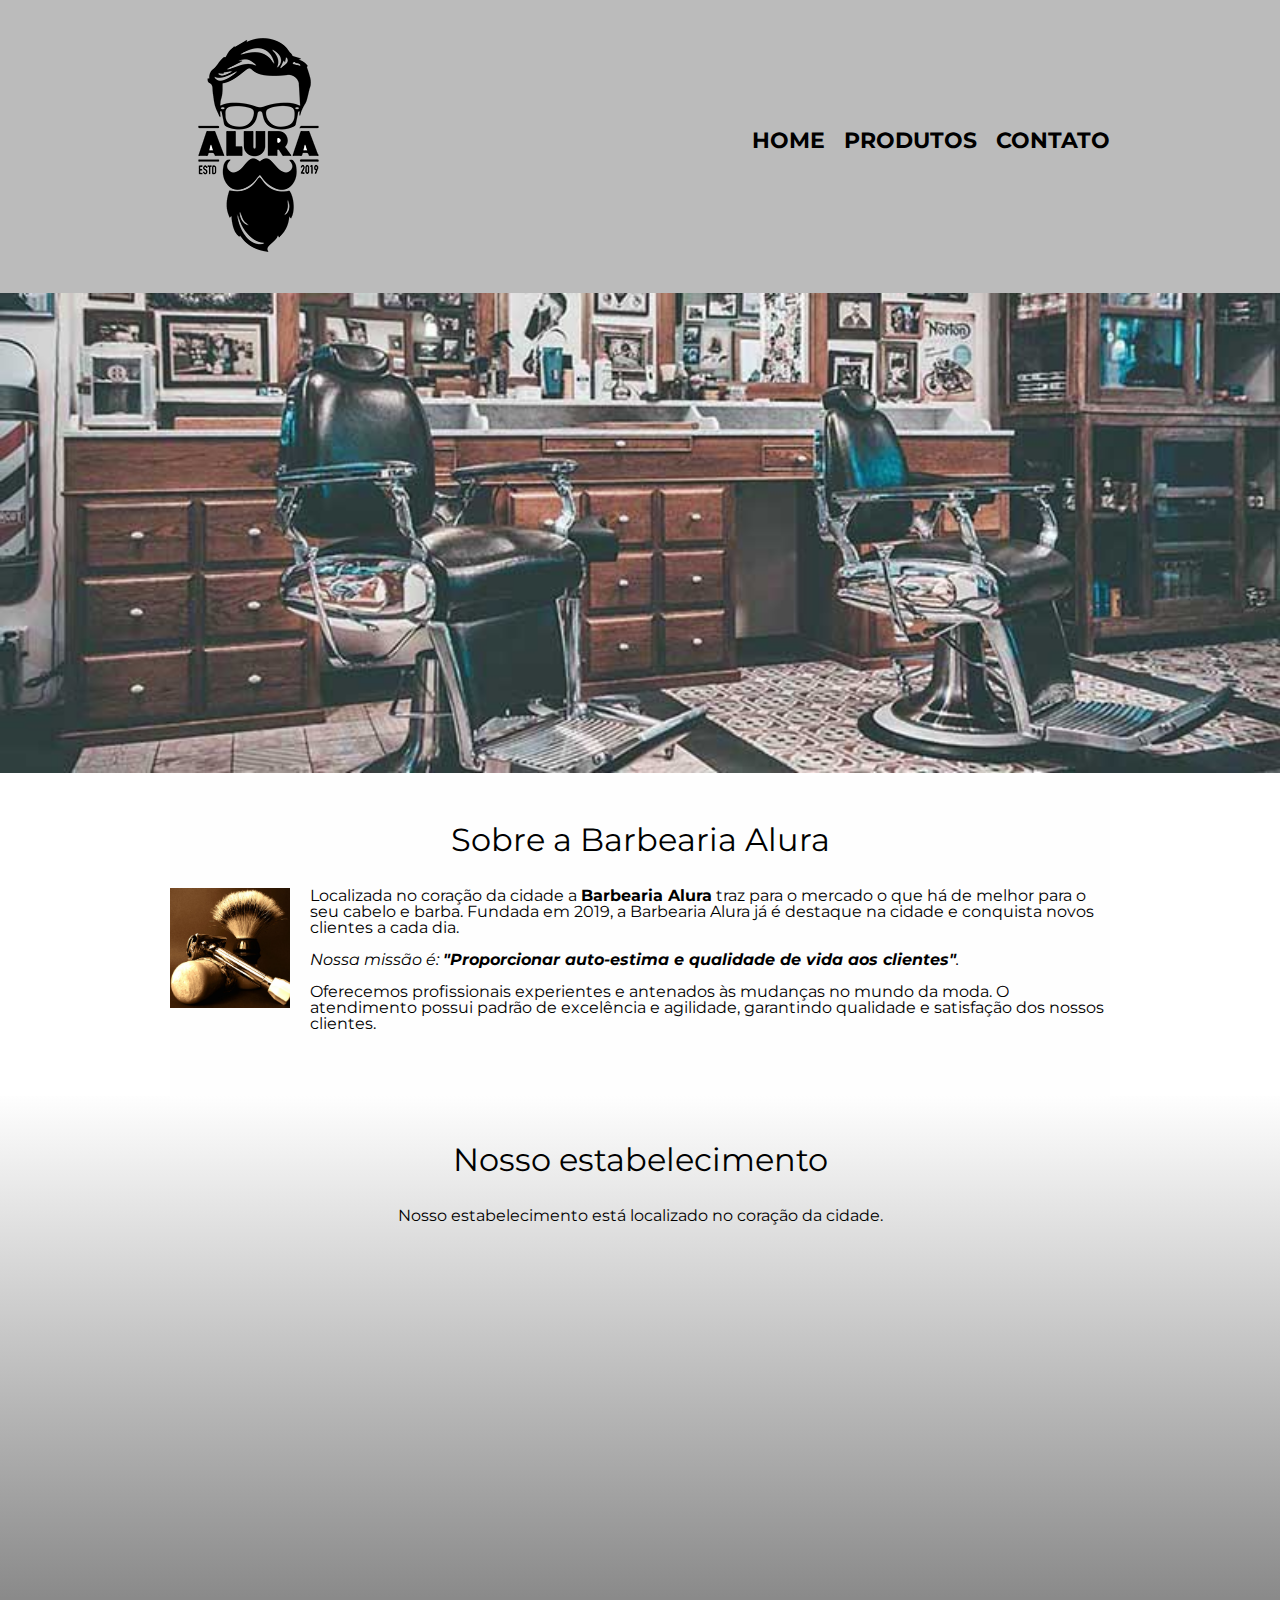
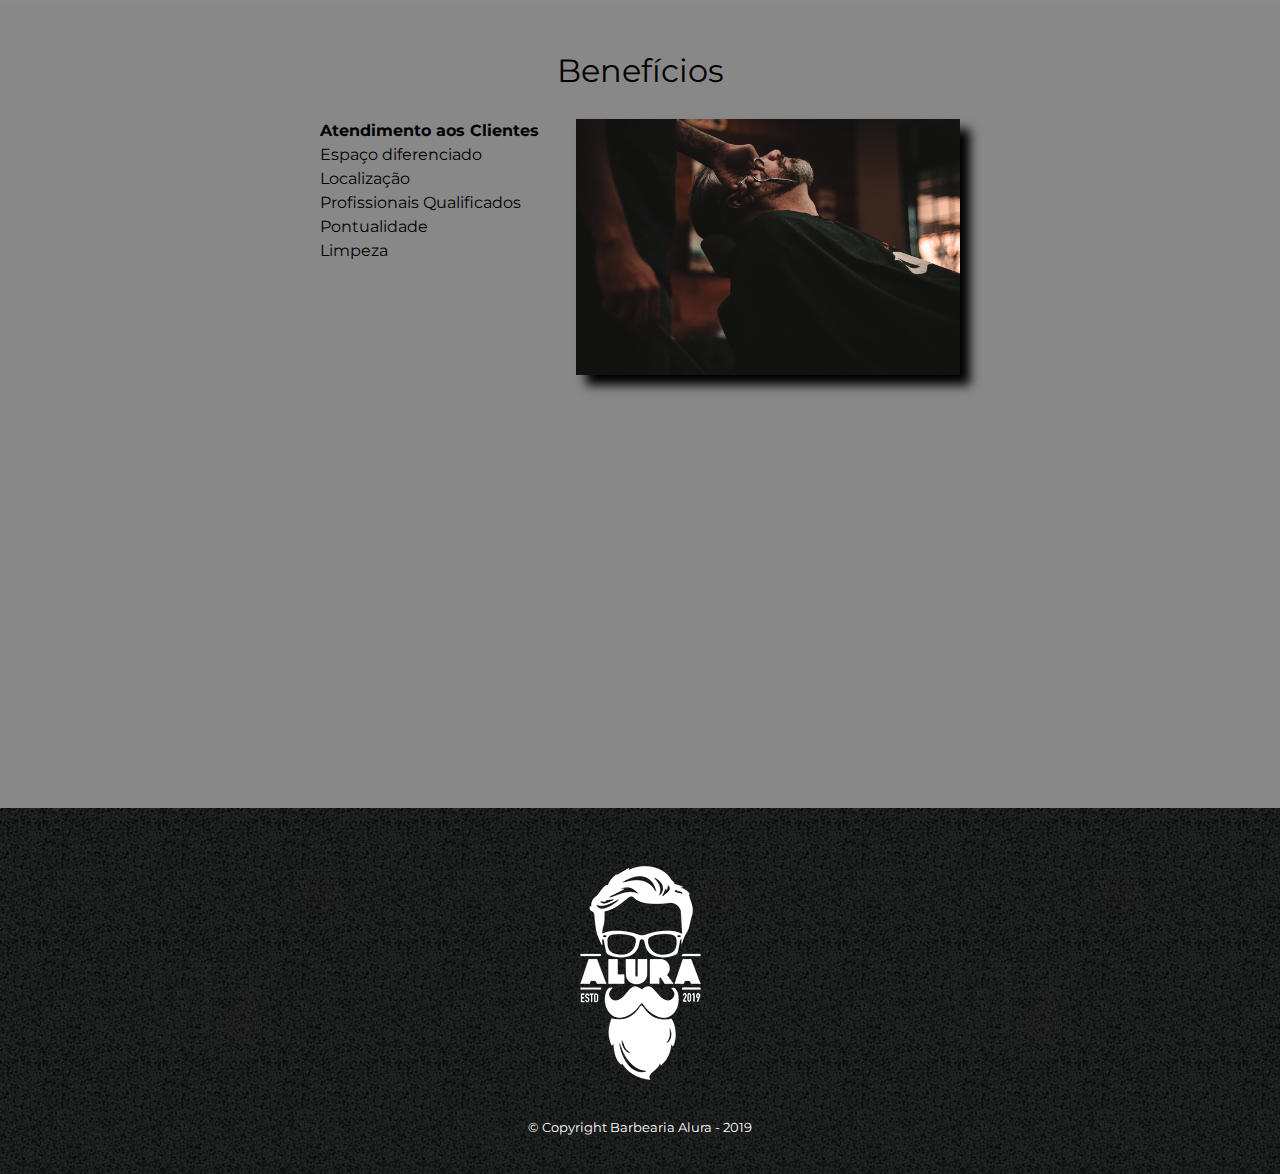
<file: html-css/index.html>
<!DOCTYPE html>
<html lang="pt-br">
	<head>
        <meta charset="UTF-8">
        <meta name="viewport" content="width=device-width">
		<title>Barbearia Alura</title>

		<link rel="stylesheet" href="css/reset.css">
		<link rel="stylesheet" href="css/style.css">
		<link href="https://fonts.googleapis.com/css?family=Montserrat&display=swap" rel="stylesheet">
	</head>

	<body>
		<header>
			<div class="caixa">
				<h1><img src="images/logo.png"></h1>

				<nav>
					<ul>
						<li><a href="index.html">Home</a></li>
						<li><a href="produtos.html">Produtos</a></li>
						<li><a href="contato.html">Contato</a></li>
					</ul>
				</nav>
			</div>
		</header>

		<img class="banner" src="images/banner.jpg">

		<main>
			<section class="principal">
				<h2 class="titulo-principal">Sobre a Barbearia Alura</h2>

				<img class="utensilios" src="images/utensilios.jpg" alt="Utensilios de um barbeiro.">
		 
				<p>Localizada no coração da cidade a <strong>Barbearia Alura</strong> traz para o mercado o que há de melhor para o seu cabelo e barba. Fundada em 2019, a Barbearia Alura já é destaque na cidade e conquista novos clientes a cada dia.</p>

				<p id="missao"><em>Nossa missão é: <strong>"Proporcionar auto-estima e qualidade de vida aos clientes"</strong>.</em></p>

				<p>Oferecemos profissionais experientes e antenados às mudanças no mundo da moda. O atendimento possui padrão de excelência e agilidade, garantindo qualidade e satisfação dos nossos clientes.</p>
			</section>

			<section class="mapa">
				<h3 class="titulo-principal">Nosso estabelecimento</h3>
				<p>Nosso estabelecimento está localizado no coração da cidade.</p>

				<div class="mapa-conteudo">
					<iframe src="https://www.google.com/maps/embed?pb=!1m18!1m12!1m3!1d3656.4483278365396!2d-46.63466568562861!3d-23.588249068469487!2m3!1f0!2f0!3f0!3m2!1i1024!2i768!4f13.1!3m3!1m2!1s0x94ce5a2b2ed7f3a1%3A0xab35da2f5ca62674!2sCaelum!5e0!3m2!1spt-BR!2sbr!4v1568814489656!5m2!1spt-BR!2sbr" width="100%" height="300" frameborder="0" style="border:0;" allowfullscreen=""></iframe>
				</div>
			</section>

			<section class="beneficios">
				<h3 class="titulo-principal">Benefícios</h3>

				<div class="conteudo-beneficios">
					<ul class="lista-beneficios">
						<li class="itens">Atendimento aos Clientes</li>
						<li class="itens">Espaço diferenciado</li>
						<li class="itens">Localização</li>
						<li class="itens">Profissionais Qualificados</li>
						<li class="itens">Pontualidade</li>
						<li class="itens">Limpeza</li>
					</ul><img src="images/beneficios.jpg" class="imagem-beneficios">
				</div>

				<div class="video">
					<iframe width="100%" height="315" src="https://www.youtube.com/embed/wcVVXUV0YUY" frameborder="0" allow="accelerometer; autoplay; encrypted-media; gyroscope; picture-in-picture" allowfullscreen></iframe>
				</div>
			</section>
		</main>

		<footer>
			<img src="images/logo-branco.png">
			<p class="copyright">&copy; Copyright Barbearia Alura - 2019</p>
		</footer>
	</body>
</html>
</file>
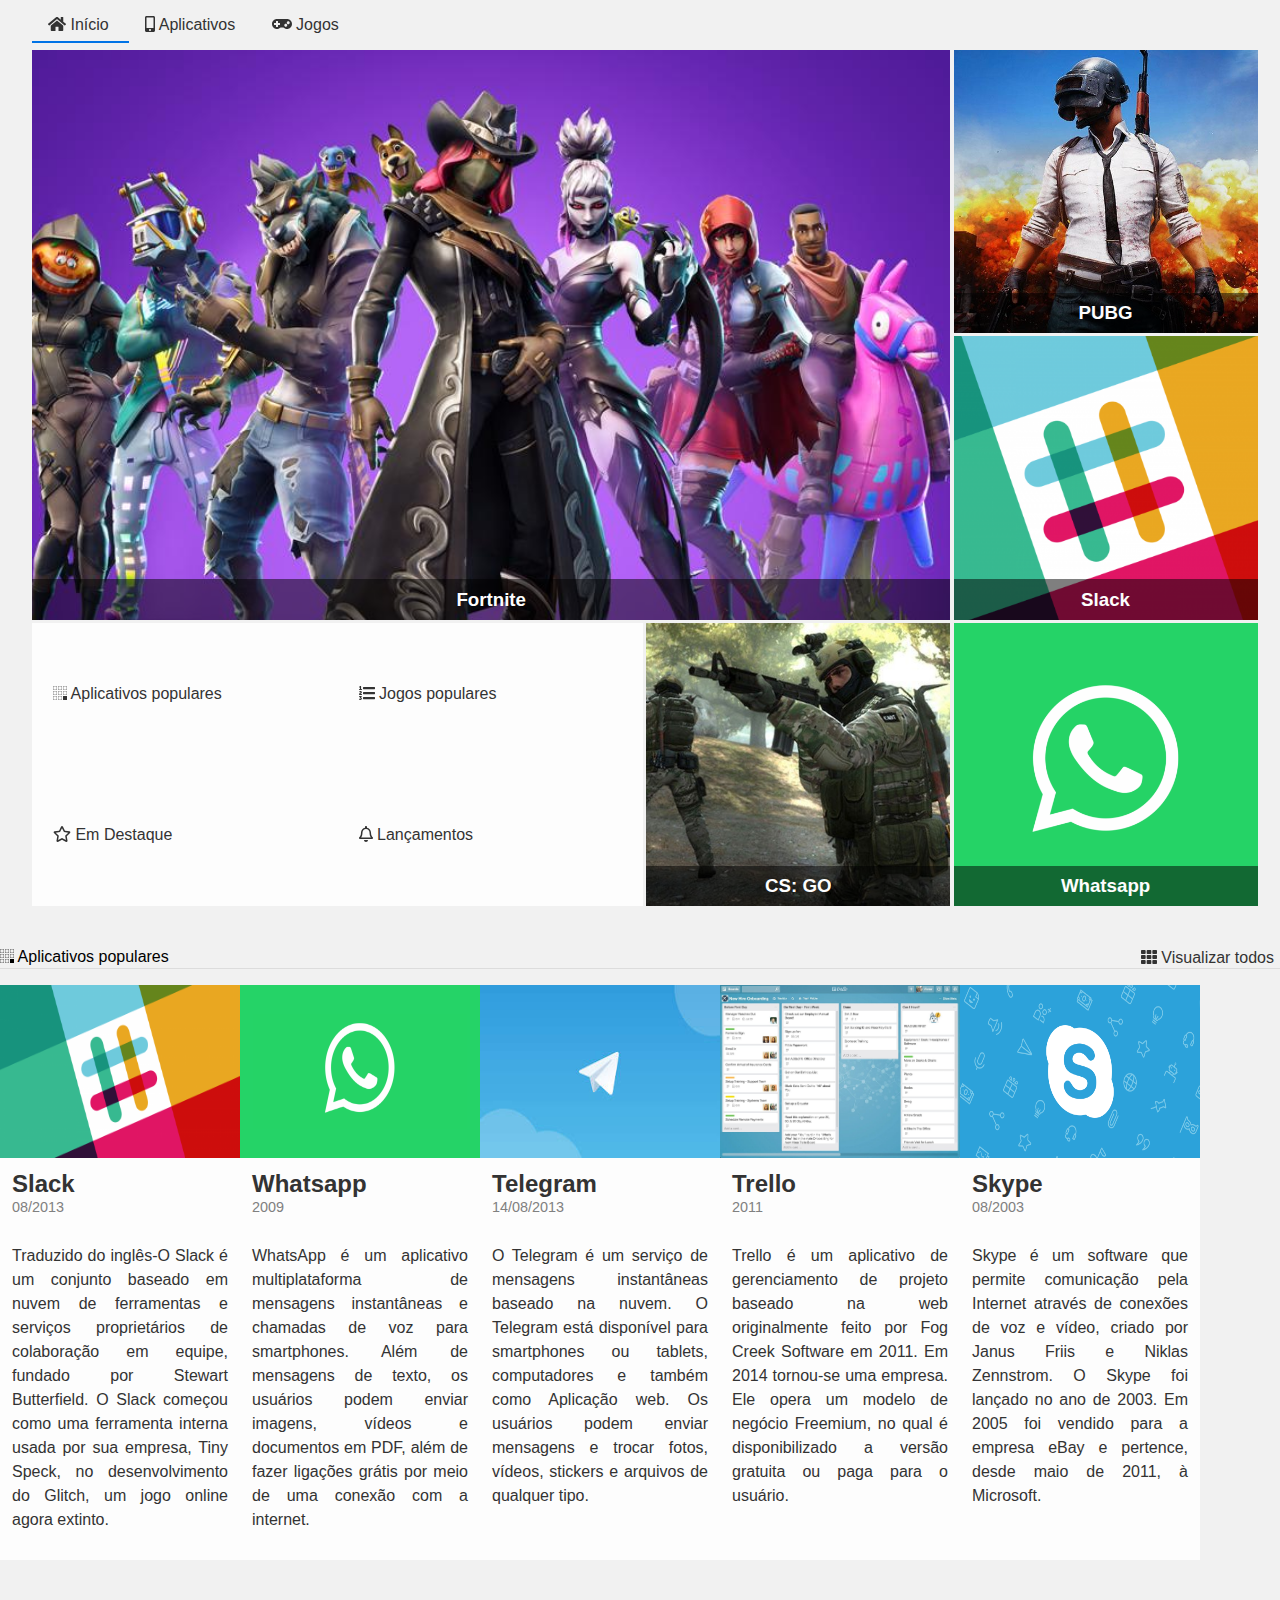
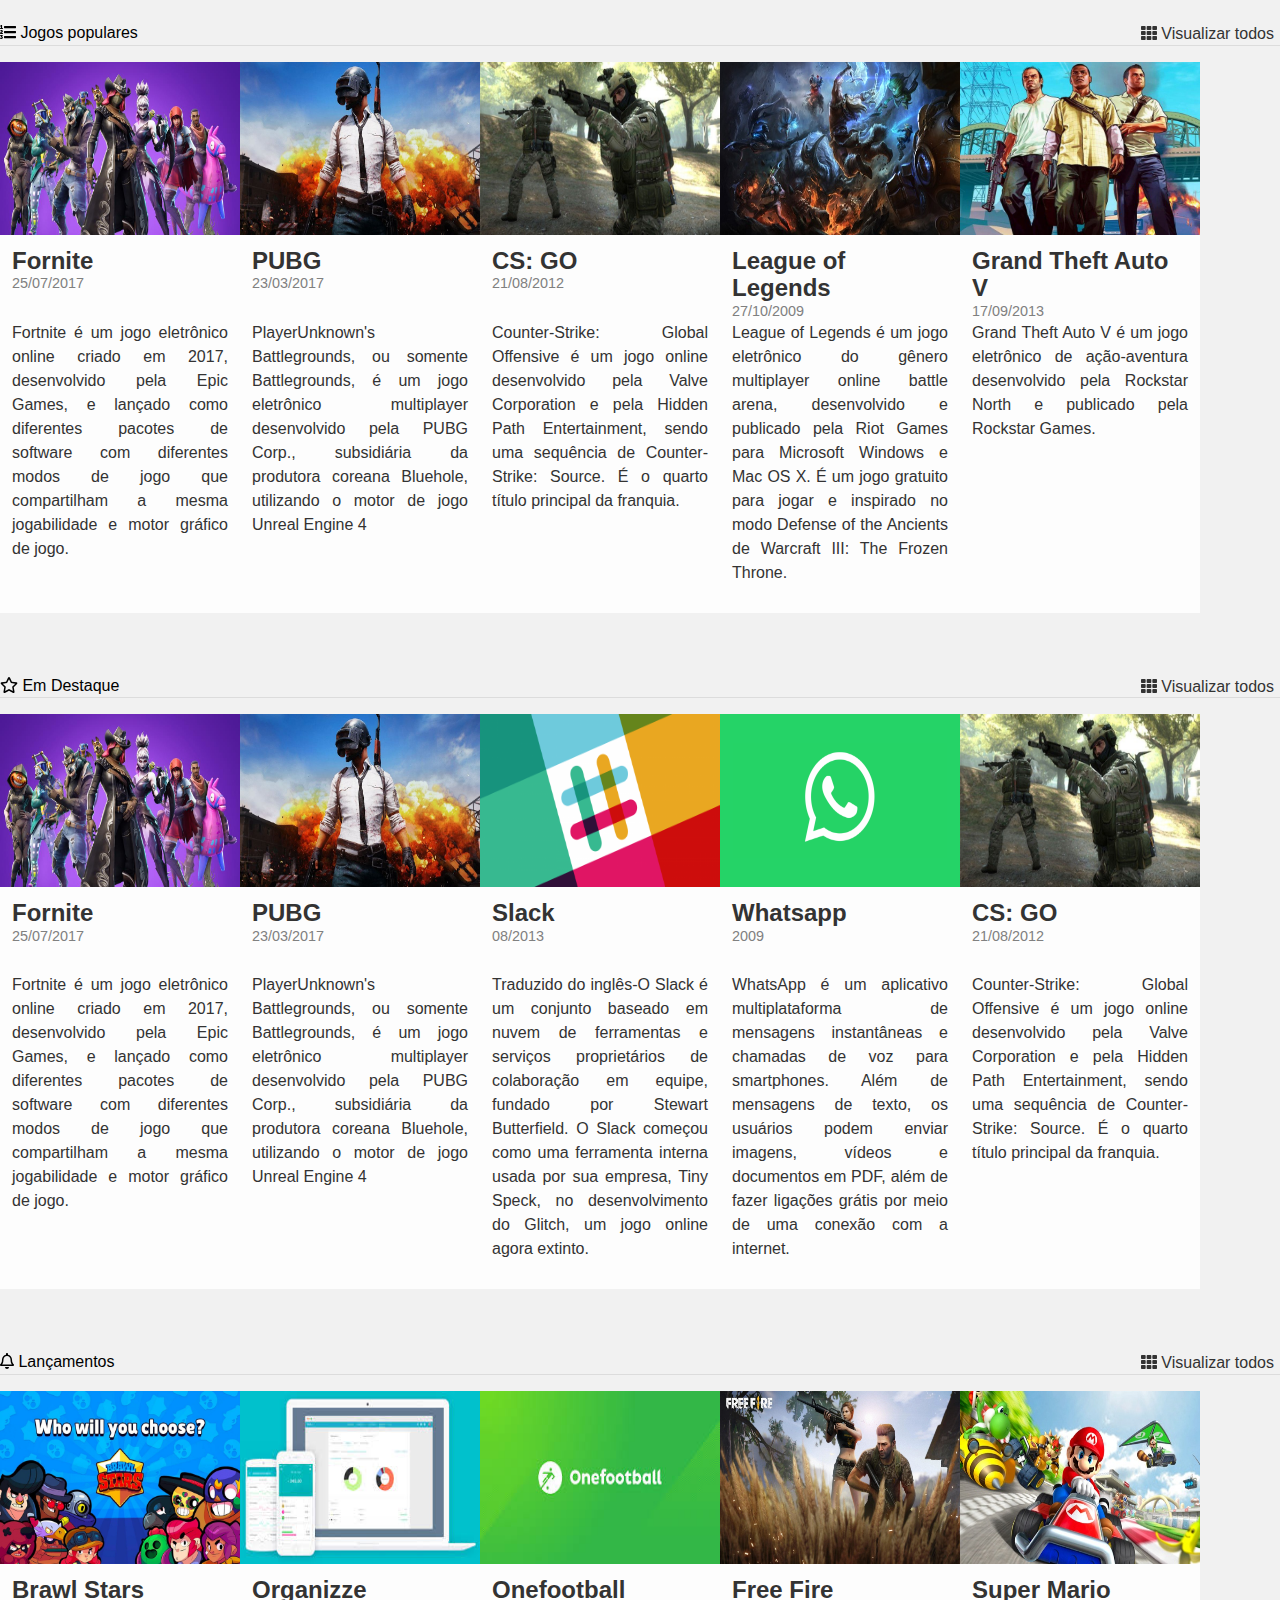
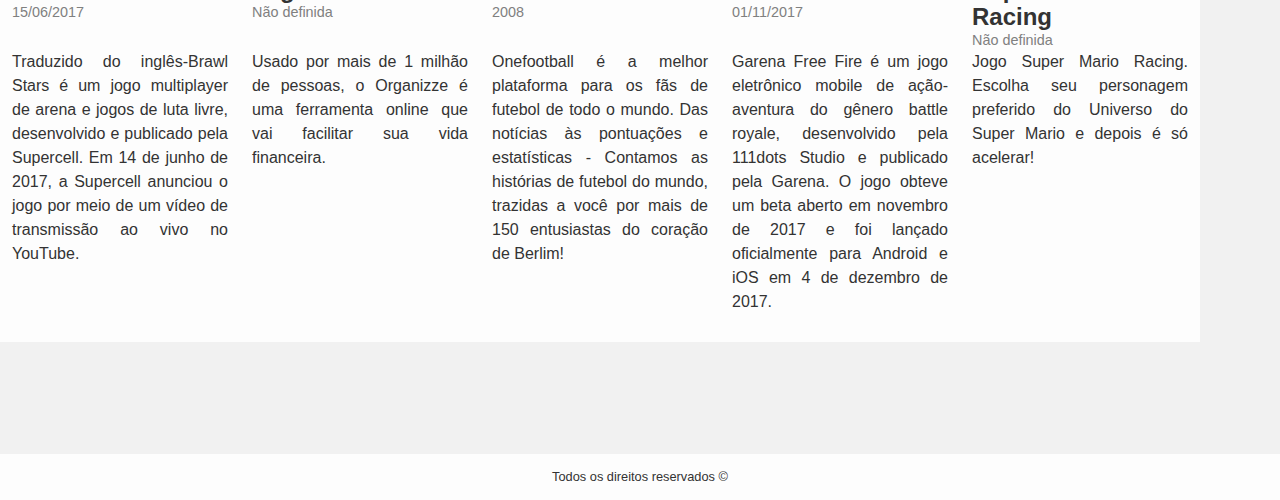
<file: css-grid/curso-alura-css-grid-layout-1.2/index.html>
<!DOCTYPE html>
<html lang="en">
<head>
    <meta charset="UTF-8">
    <meta name="viewport" content="width=device-width, initial-scale=1.0">
    <meta http-equiv="X-UA-Compatible" content="ie=edge">
    <title>Alura Store | Baixe nossos aplicativos e jogos</title>
    <link href="./assets/css/normalize.css" rel="stylesheet">
    <link href="./assets/css/reset.css" rel="stylesheet">
    <link href="./assets/css/style.css" rel="stylesheet">
    <link href="./assets/css/destaques.css" rel="stylesheet">
    <link href="./assets/css/populares.css" rel="stylesheet">
    <link href="./assets/css/menu.css" rel="stylesheet">
    <link href="./assets/css/responsivo.css" rel="stylesheet">
</head>
<body class="app">
    <header class="cabecalho">
        <nav class="menu">
            <ul class="menu__lista">
                <li class="menu__item">
                    <a class="menu__link ativo" href="#">
                        <i class="fas fa-home"></i>
                        Início
                    </a>
                    <a class="menu__link" href="#">
                        <i class="fas fa-mobile-alt"></i>
                        Aplicativos</a>
                    <a class="menu__link" href="#">
                        <i class="fas fa-gamepad"></i>
                        Jogos
                    </a>
                </li>
            </ul>
        </nav>
    </header>

    <main class="conteudo">
        <section class="destaques">
            <div class="destaques__principal caixa">
                <h3 class="destaques__titulo">Fortnite</h3>
            </div>
            <div class="destaques__secundario caixa">
                <h3 class="destaques__titulo">PUBG</h3>
            </div>
            <div class="destaques__secundario caixa">
                <h3 class="destaques__titulo">Slack</h3>
            </div>
            <div class="destaques__secundario caixa">
                <h3 class="destaques__titulo">Whatsapp</h3>
            </div>
            <div class="destaques__secundario caixa">
                <h3 class="destaques__titulo">CS: GO</h3>
            </div>
            <div class="destaques__categorias">
                <ul class="destaques__categorias___lista">
                    <li class="destaques__categorias___item">
                        <a class="destaques__categorias___link" href="#">
                            <i class="destaques__categorias___icone fab fa-buromobelexperte"></i>
                            Aplicativos populares
                        </a>
                    </li>
                    <li class="destaques__categorias___item">
                        <a class="destaques__categorias___link" href="#">
                            <i class="fas fa-list-ol"></i>
                            Jogos populares
                        </a>
                    </li>
                    <li class="destaques__categorias___item">
                        <a class="destaques__categorias___link" href="#">
                            <i class="far fa-star"></i>
                            Em Destaque
                        </a>
                    </li>
                    <li class="destaques__categorias___item">
                        <a class="destaques__categorias___link" href="#">
                            <i class="far fa-bell"></i>
                            Lançamentos
                        </a>
                    </li>
                </ul>
            </div>
        </section>
    </main>

    <section class="populares">
        <div class="populares__itens">
            <div class="populares__info">
                <div class="populares__cabecalho">
                    <h4 class="populares__titulo">
                        <i class="populares__icone fab fa-buromobelexperte"></i>
                        Aplicativos populares
                    </h4>
                    <button class="populares__botao">
                        <i class="fas fa-th"></i>
                        Visualizar todos
                    </button>
                </div>
            </div>
            <div class="populares__conteudo">
                <div class="populares__card">
                    <img class="populares__card___imagem" src="./assets/img/slack.png">
                    <div class="populares__card___corpo">
                        <div class="populares__card___cabecalho">
                            <h5 class="populares__card___titulo">Slack</h5>
                            <time class="populares__card___data" datetime="2013-08-01">08/2013</time>
                        </div>
                        <div class="populares__card___descricao">
                            Traduzido do inglês-O Slack é um conjunto baseado em nuvem de ferramentas e serviços proprietários de colaboração em equipe, fundado por Stewart Butterfield. O Slack começou como uma ferramenta interna usada por sua empresa, Tiny Speck, no desenvolvimento do Glitch, um jogo online agora extinto.
                        </div>
                    </div>
                </div>
                <div class="populares__card">
                    <img class="populares__card___imagem" src="./assets/img/whatsapp.png">
                    <div class="populares__card___corpo">
                        <div class="populares__card___cabecalho">
                            <h5 class="populares__card___titulo">Whatsapp</h5>
                            <time class="populares__card___data" datetime="20090-01-01">2009</time>
                        </div>
                        <div class="populares__card___descricao">
                            WhatsApp é um aplicativo multiplataforma de mensagens instantâneas e chamadas de voz para smartphones. Além de mensagens de texto, os usuários podem enviar imagens, vídeos e documentos em PDF, além de fazer ligações grátis por meio de uma conexão com a internet.
                        </div>
                    </div>
                </div>
                <div class="populares__card">
                    <img class="populares__card___imagem" src="./assets/img/telegram.jpeg">
                    <div class="populares__card___corpo">
                        <div class="populares__card___cabecalho">
                            <h5 class="populares__card___titulo">Telegram</h5>
                            <time class="populares__card___data" datetime="2013-08-14">14/08/2013</time>
                        </div>
                        <div class="populares__card___descricao">
                            O Telegram é um serviço de mensagens instantâneas baseado na nuvem. O Telegram está disponível para smartphones ou tablets, computadores e também como Aplicação web. Os usuários podem enviar mensagens e trocar fotos, vídeos, stickers e arquivos de qualquer tipo.
                        </div>
                    </div>
                </div>
                <div class="populares__card">
                    <img class="populares__card___imagem" src="./assets/img/trello.jpg">
                    <div class="populares__card___corpo">
                        <div class="populares__card___cabecalho">
                            <h5 class="populares__card___titulo">Trello</h5>
                            <time class="populares__card___data" datetime="2011-01-01">2011</time>
                        </div>
                        <div class="populares__card___descricao">
                            Trello é um aplicativo de gerenciamento de projeto baseado na web originalmente feito por Fog Creek Software em 2011. Em 2014 tornou-se uma empresa. Ele opera um modelo de negócio Freemium, no qual é disponibilizado a versão gratuita ou paga para o usuário.
                        </div>
                    </div>
                </div>
                <div class="populares__card">
                    <img class="populares__card___imagem" src="./assets/img/skype.png">
                    <div class="populares__card___corpo">
                        <div class="populares__card___cabecalho">
                            <h5 class="populares__card___titulo">Skype</h5>
                            <time class="populares__card___data" datetime="2003-08-01">08/2003</time>
                        </div>
                        <div class="populares__card___descricao">
                            Skype é um software que permite comunicação pela Internet através de conexões de voz e vídeo, criado por Janus Friis e Niklas Zennstrom. O Skype foi lançado no ano de 2003. Em 2005 foi vendido para a empresa eBay e pertence, desde maio de 2011, à Microsoft.
                        </div>
                    </div>
                </div>
            </div>
        </div>
        <div class="populares__itens">
            <div class="populares__info">
                <div class="populares__cabecalho">
                    <h4 class="populares__titulo">
                        <i class="populares__icone fas fa-list-ol"></i>
                        Jogos populares
                    </h4>
                    <button class="populares__botao">
                        <i class="fas fa-th"></i>
                        Visualizar todos
                    </button>
                </div>
            </div>
            <div class="populares__conteudo">
                <div class="populares__card">
                    <img class="populares__card___imagem" src="./assets/img/fortnite.jpg">
                    <div class="populares__card___corpo">
                        <div class="populares__card___cabecalho">
                            <h5 class="populares__card___titulo">Fornite</h5>
                            <time class="populares__card___data" datetime="2017-07-25">25/07/2017</time>
                        </div>
                        <div class="populares__card___descricao">
                            Fortnite é um jogo eletrônico online criado em 2017, desenvolvido pela Epic Games, e lançado como diferentes pacotes de software com diferentes modos de jogo que compartilham a mesma jogabilidade e motor gráfico de jogo.
                        </div>
                    </div>
                </div>
                <div class="populares__card">
                    <img class="populares__card___imagem" src="./assets/img/pubg.jpg">
                    <div class="populares__card___corpo">
                        <div class="populares__card___cabecalho">
                            <h5 class="populares__card___titulo">PUBG</h5>
                            <time class="populares__card___data" datetime="2017-03-23">23/03/2017</time>
                        </div>
                        <div class="populares__card___descricao">
                            PlayerUnknown's Battlegrounds, ou somente Battlegrounds, é um jogo eletrônico multiplayer desenvolvido pela PUBG Corp., subsidiária da produtora coreana Bluehole, utilizando o motor de jogo Unreal Engine 4
                        </div>
                    </div>
                </div>
                <div class="populares__card">
                    <img class="populares__card___imagem" src="./assets/img/cs-go.jpg">
                    <div class="populares__card___corpo">
                        <div class="populares__card___cabecalho">
                            <h5 class="populares__card___titulo">CS: GO</h5>
                            <time class="populares__card___data" datetime="2012-08-21">21/08/2012</time>
                        </div>
                        <div class="populares__card___descricao">
                            Counter-Strike: Global Offensive é um jogo online desenvolvido pela Valve Corporation e pela Hidden Path Entertainment, sendo uma sequência de Counter-Strike: Source. É o quarto título principal da franquia.
                        </div>
                    </div>
                </div>
                <div class="populares__card">
                    <img class="populares__card___imagem" src="./assets/img/lol.jpg">
                    <div class="populares__card___corpo">
                        <div class="populares__card___cabecalho">
                            <h5 class="populares__card___titulo">League of Legends</h5>
                            <time class="populares__card___data" datetime="2009-10-27">27/10/2009</time>
                        </div>
                        <div class="populares__card___descricao">
                            League of Legends é um jogo eletrônico do gênero multiplayer online battle arena, desenvolvido e publicado pela Riot Games para Microsoft Windows e Mac OS X. É um jogo gratuito para jogar e inspirado no modo Defense of the Ancients de Warcraft III: The Frozen Throne.
                        </div>
                    </div>
                </div>
                <div class="populares__card">
                    <img class="populares__card___imagem" src="./assets/img/gta-v.jpg">
                    <div class="populares__card___corpo">
                        <div class="populares__card___cabecalho">
                            <h5 class="populares__card___titulo">Grand Theft Auto V</h5>
                            <time class="populares__card___data" datetime="2013-09-17">17/09/2013</time>
                        </div>
                        <div class="populares__card___descricao">
                            Grand Theft Auto V é um jogo eletrônico de ação-aventura desenvolvido pela Rockstar North e publicado pela Rockstar Games.
                        </div>
                    </div>
                </div>
            </div>
        </div>
        <div class="populares__itens">
            <div class="populares__info">
                <div class="populares__cabecalho">
                    <h4 class="populares__titulo">
                        <i class="populares__icone far fa-star"></i>
                        Em Destaque
                    </h4>
                    <button class="populares__botao">
                        <i class="fas fa-th"></i>
                        Visualizar todos
                    </button>
                </div>
            </div>
            <div class="populares__conteudo">
                <div class="populares__card">
                    <img class="populares__card___imagem" src="./assets/img/fortnite.jpg">
                    <div class="populares__card___corpo">
                        <div class="populares__card___cabecalho">
                            <h5 class="populares__card___titulo">Fornite</h5>
                            <time class="populares__card___data" datetime="2017-07-25">25/07/2017</time>
                        </div>
                        <div class="populares__card___descricao">
                            Fortnite é um jogo eletrônico online criado em 2017, desenvolvido pela Epic Games, e lançado como diferentes pacotes de software com diferentes modos de jogo que compartilham a mesma jogabilidade e motor gráfico de jogo.
                        </div>
                    </div>
                </div>
                <div class="populares__card">
                    <img class="populares__card___imagem" src="./assets/img/pubg.jpg">
                    <div class="populares__card___corpo">
                        <div class="populares__card___cabecalho">
                            <h5 class="populares__card___titulo">PUBG</h5>
                            <time class="populares__card___data" datetime="2017-03-23">23/03/2017</time>
                        </div>
                        <div class="populares__card___descricao">
                            PlayerUnknown's Battlegrounds, ou somente Battlegrounds, é um jogo eletrônico multiplayer desenvolvido pela PUBG Corp., subsidiária da produtora coreana Bluehole, utilizando o motor de jogo Unreal Engine 4
                        </div>
                    </div>
                </div>
                <div class="populares__card">
                    <img class="populares__card___imagem" src="./assets/img/slack.png">
                    <div class="populares__card___corpo">
                        <div class="populares__card___cabecalho">
                            <h5 class="populares__card___titulo">Slack</h5>
                            <time class="populares__card___data" datetime="2013-08-01">08/2013</time>
                        </div>
                        <div class="populares__card___descricao">
                            Traduzido do inglês-O Slack é um conjunto baseado em nuvem de ferramentas e serviços proprietários de colaboração em equipe, fundado por Stewart Butterfield. O Slack começou como uma ferramenta interna usada por sua empresa, Tiny Speck, no desenvolvimento do Glitch, um jogo online agora extinto.
                        </div>
                    </div>
                </div>
                <div class="populares__card">
                    <img class="populares__card___imagem" src="./assets/img/whatsapp.png">
                    <div class="populares__card___corpo">
                        <div class="populares__card___cabecalho">
                            <h5 class="populares__card___titulo">Whatsapp</h5>
                            <time class="populares__card___data" datetime="20090-01-01">2009</time>
                        </div>
                        <div class="populares__card___descricao">
                            WhatsApp é um aplicativo multiplataforma de mensagens instantâneas e chamadas de voz para smartphones. Além de mensagens de texto, os usuários podem enviar imagens, vídeos e documentos em PDF, além de fazer ligações grátis por meio de uma conexão com a internet.
                        </div>
                    </div>
                </div>
                <div class="populares__card">
                    <img class="populares__card___imagem" src="./assets/img/cs-go.jpg"> 
                    <div class="populares__card___corpo">
                        <div class="populares__card___cabecalho">
                            <h5 class="populares__card___titulo">CS: GO</h5>
                            <time class="populares__card___data" datetime="2012-08-21">21/08/2012</time>
                        </div>
                        <div class="populares__card___descricao">
                            Counter-Strike: Global Offensive é um jogo online desenvolvido pela Valve Corporation e pela Hidden Path Entertainment, sendo uma sequência de Counter-Strike: Source. É o quarto título principal da franquia.
                        </div>
                    </div>
                </div>
            </div>
        </div>
        <div class="populares__itens">
            <div class="populares__info">
                <div class="populares__cabecalho">
                    <h4 class="populares__titulo">
                        <i class="populares__icone far fa-bell"></i>
                        Lançamentos
                    </h4>
                    <button class="populares__botao">
                        <i class="fas fa-th"></i>
                        Visualizar todos
                    </button>
                </div>
            </div>
            <div class="populares__conteudo">
                <div class="populares__card">
                    <img class="populares__card___imagem" src="./assets/img/brawl-stars.jpg"> 
                    <div class="populares__card___corpo">
                        <div class="populares__card___cabecalho">
                            <h5 class="populares__card___titulo">Brawl Stars</h5>
                            <time class="populares__card___data" datetime="2017-06-15">15/06/2017</time>
                        </div>
                        <div class="populares__card___descricao">
                            Traduzido do inglês-Brawl Stars é um jogo multiplayer de arena e jogos de luta livre, desenvolvido e publicado pela Supercell. Em 14 de junho de 2017, a Supercell anunciou o jogo por meio de um vídeo de transmissão ao vivo no YouTube.
                        </div>
                    </div>
                </div>
                <div class="populares__card">
                    <img class="populares__card___imagem" src="./assets/img/organizze.jpeg"> 
                    <div class="populares__card___corpo">
                        <div class="populares__card___cabecalho">
                            <h5 class="populares__card___titulo">Organizze</h5>
                            <time class="populares__card___data" datetime="">Não definida</time>
                        </div>
                        <div class="populares__card___descricao">
                            Usado por mais de 1 milhão de pessoas, o Organizze é uma ferramenta online que vai facilitar sua vida financeira.  
                        </div>
                    </div>
                </div>
                <div class="populares__card">
                    <img class="populares__card___imagem" src="./assets/img/onefotball.jpeg"> 
                    <div class="populares__card___corpo">
                        <div class="populares__card___cabecalho">
                            <h5 class="populares__card___titulo">Onefootball</h5>
                            <time class="populares__card___data" datetime="2008-01-01">2008</time>
                        </div>
                        <div class="populares__card___descricao">
                            Onefootball é a melhor plataforma para os fãs de futebol de todo o mundo. Das notícias às pontuações e estatísticas - Contamos as histórias de futebol do mundo, trazidas a você por mais de 150 entusiastas do coração de Berlim!
                        </div>
                    </div>
                </div>
                <div class="populares__card">
                    <img class="populares__card___imagem" src="./assets/img/free-fire.jpg"> 
                    <div class="populares__card___corpo">
                        <div class="populares__card___cabecalho">
                            <h5 class="populares__card___titulo">Free Fire</h5>
                            <time class="populares__card___data" datetime="2017-11-01">01/11/2017</time>
                        </div>
                        <div class="populares__card___descricao">
                            Garena Free Fire é um jogo eletrônico mobile de ação-aventura do gênero battle royale, desenvolvido pela 111dots Studio e publicado pela Garena. O jogo obteve um beta aberto em novembro de 2017 e foi lançado oficialmente para Android e iOS em 4 de dezembro de 2017.
                        </div>
                    </div>
                </div>
                <div class="populares__card">
                    <img class="populares__card___imagem" src="./assets/img/mario-kart.jpg"> 
                    <div class="populares__card___corpo">
                        <div class="populares__card___cabecalho">
                            <h5 class="populares__card___titulo">Super Mario Racing</h5>
                            <time class="populares__card___data" datetime="">Não definida</time>
                        </div>
                        <div class="populares__card___descricao">
                            Jogo Super Mario Racing. Escolha seu personagem preferido do Universo do Super Mario e depois é só acelerar!
                        </div>
                    </div>
                </div>
            </div>
        </div>
    </section>

    
    <footer class="rodape">Todos os direitos reservados &copy;</footer>
    
    <script src="./assets/js/fontawesome.all.min.js"></script>
</body>
</html>
</file>
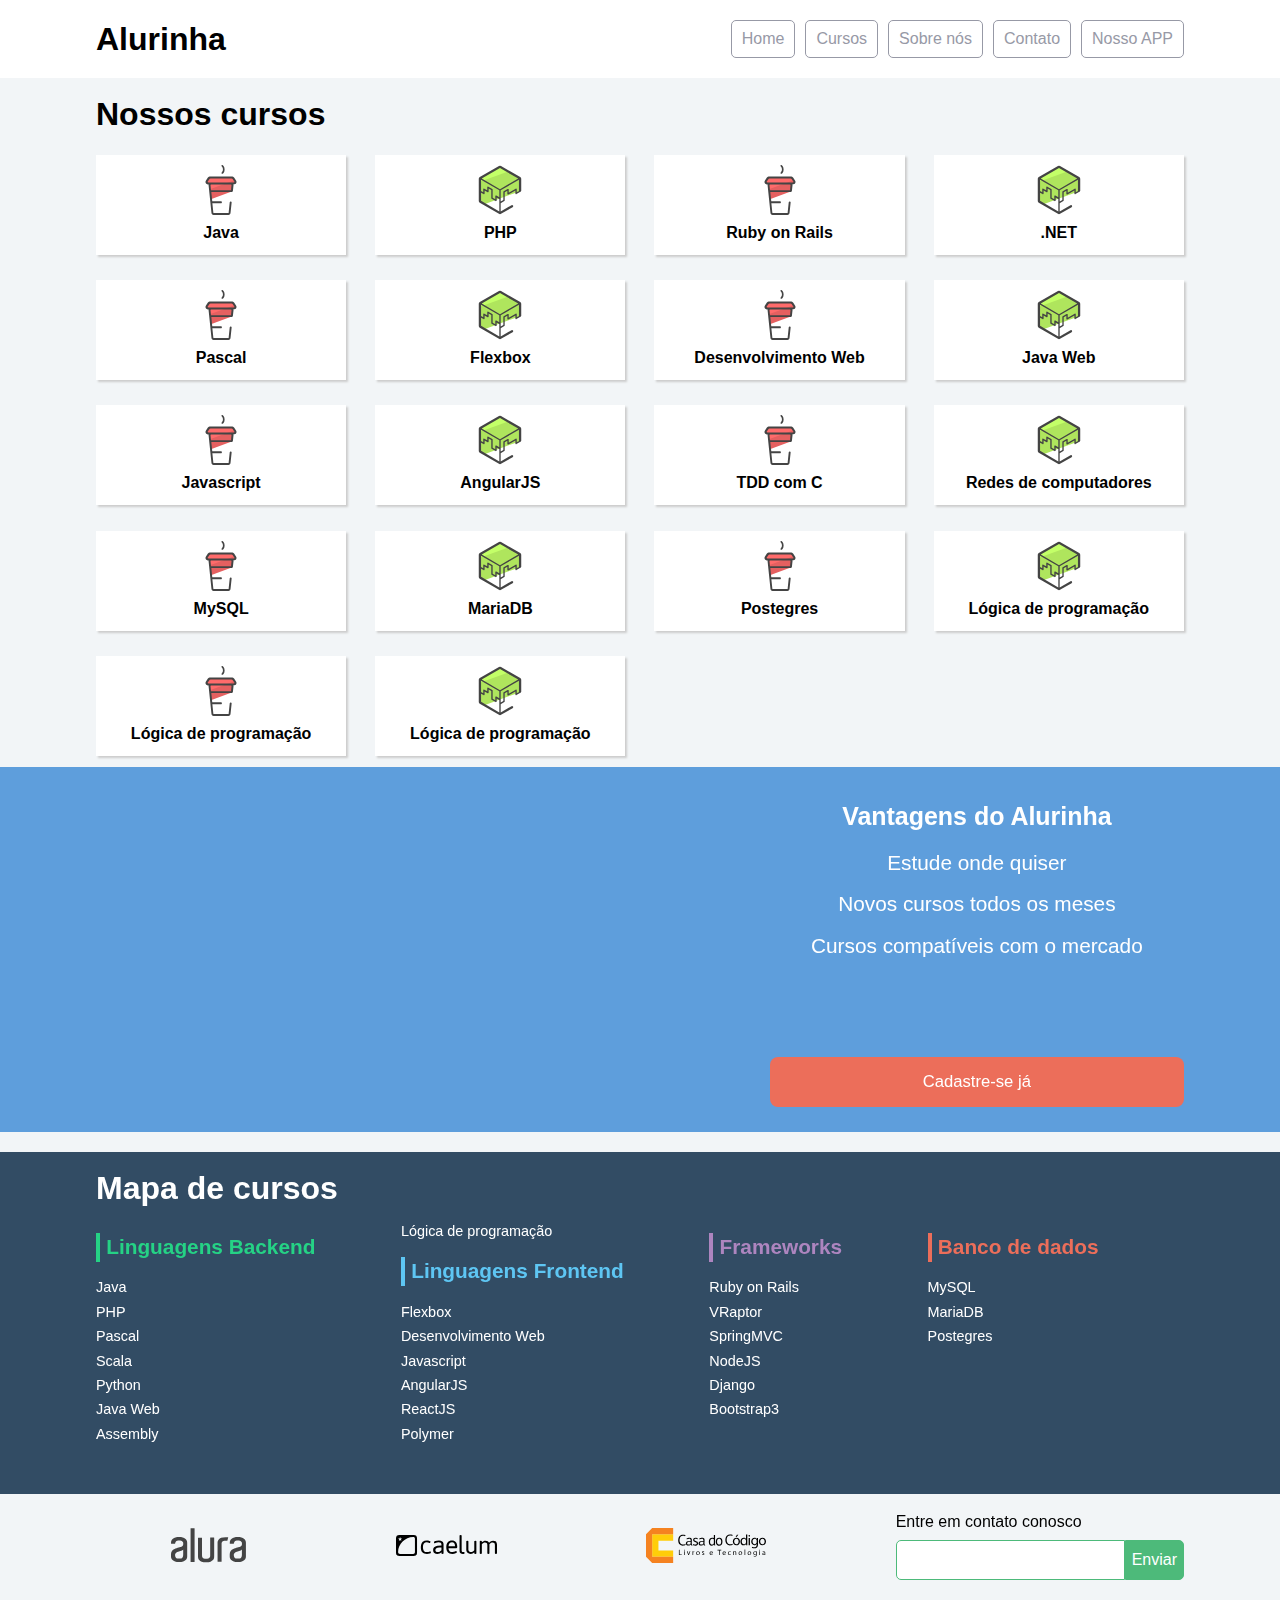
<file: flex-box/Projeto Inicial/index.html>
<!doctype html>
<html>
<head>
	<meta charset="utf-8">
	<meta name="viewport" content="width=device-width, initial-scale=1">
	<title>Alurinha | Cursos online</title>
	<link rel="stylesheet" href="css/reset.css">
	<link rel="stylesheet" href="css/style.css">
	<link rel="stylesheet" href="css/flexbox.css">
</head>
<body>

	<header class="cabecalhoPrincipal">
		<div class="container">
			<h1 class="cabecalhoPrincipal-titulo">
				<a href="#">Alurinha</a>
			</h1>

			<nav class="cabecalhoPrincipal-nav">
				<a class="cabecalhoPrincipal-nav-link" href="#">Home</a>
				<a class="cabecalhoPrincipal-nav-link" href="#">Cursos</a>
				<a class="cabecalhoPrincipal-nav-link" href="#">Sobre nós</a>
				<a class="cabecalhoPrincipal-nav-link" href="#">Contato</a>
				<a class="cabecalhoPrincipal-nav-link cabecalhoPrincipal-nav-link-app" href="#">Nosso APP</a>
			</nav>
		</div>

	</header>

	<main class="conteudoPrincipal">
		<div class="container">
			<h2 class="subtitulo">Nossos cursos</h2>

			<nav>
				<ul class="conteudoPrincipal-cursos">
					<li class="conteudoPrincipal-cursos-link"><a href="#">Java</a></li>
					<li class="conteudoPrincipal-cursos-link"><a href="#">PHP</a></li>
					<li class="conteudoPrincipal-cursos-link"><a href="#">Ruby on Rails</a></li>
					<li class="conteudoPrincipal-cursos-link"><a href="#">.NET</a></li>
					<li class="conteudoPrincipal-cursos-link"><a href="#">Pascal</a></li>
					<li class="conteudoPrincipal-cursos-link"><a href="#">Flexbox</a></li>
					<li class="conteudoPrincipal-cursos-link"><a href="#">Desenvolvimento Web</a></li>
					<li class="conteudoPrincipal-cursos-link"><a href="#">Java Web</a></li>
					<li class="conteudoPrincipal-cursos-link"><a href="#">Javascript</a></li>
					<li class="conteudoPrincipal-cursos-link"><a href="#">AngularJS</a></li>
					<li class="conteudoPrincipal-cursos-link"><a href="#">TDD com C</a></li>
					<li class="conteudoPrincipal-cursos-link"><a href="#">Redes de computadores</a></li>
					<li class="conteudoPrincipal-cursos-link"><a href="#">MySQL</a></li>
					<li class="conteudoPrincipal-cursos-link"><a href="#">MariaDB</a></li>
					<li class="conteudoPrincipal-cursos-link"><a href="#">Postegres</a></li>
					<li class="conteudoPrincipal-cursos-link"><a href="#">Lógica de programação</a></li>
					<li class="conteudoPrincipal-cursos-link"><a href="#">Lógica de programação</a></li>
					<li class="conteudoPrincipal-cursos-link"><a href="#">Lógica de programação</a></li>
				</ul>
			</nav>
		</div>

		<section class="videoSobre">
			<div class="container">
				<iframe class="videoSobre-video" width="560" height="315" src="https://www.youtube.com/embed/bIlOsJzBVaY?list=PLh2Y_pKOa4UcF1BYPJR3EIMRi3nWAUxIp" frameborder="0" allowfullscreen></iframe>
				
				<div class="videoSobre-sobre">
					<h2 class="videoSobre-sobre-title">Vantagens do Alurinha</h2>
					<ul class="videoSobre-sobre-list">
						<li class="videoSobre-sobre-item">Estude onde quiser</li>
						<li class="videoSobre-sobre-item">Novos cursos todos os meses</li>
						<li class="videoSobre-sobre-item">Cursos compatíveis com o mercado</li>
					</ul>
					<button class="videoSobre-button">Cadastre-se já</button>
				</div>
			</div>
		</section>

	</main>

	<footer class="rodapePrincipal">
		<div class="container">

			<section class="rodapePrincipal-navMap">
				<h3 class="subtitulo">Mapa de cursos</h3>
				<nav class="rodapePrincipal-navMap-list">

					<h4 class="navmap-list-title navmap-list-title-backend">Linguagens Backend</h4>
					<a class="rodapePrincipal-navMap-link" href="#">Java</a>
					<a class="rodapePrincipal-navMap-link" href="#">PHP</a>
					<a class="rodapePrincipal-navMap-link" href="#">Pascal</a>
					<a class="rodapePrincipal-navMap-link" href="#">Scala</a>
					<a class="rodapePrincipal-navMap-link" href="#">Python</a>
					<a class="rodapePrincipal-navMap-link" href="#">Java Web</a>
					<a class="rodapePrincipal-navMap-link" href="#">Assembly</a>
					<a class="rodapePrincipal-navMap-link" href="#">Lógica de programação</a>

					<h4 class="navmap-list-title navmap-list-title-frontend">Linguagens Frontend</h4>
					<a class="rodapePrincipal-navMap-link" href="#">Flexbox</a>
					<a class="rodapePrincipal-navMap-link" href="#">Desenvolvimento Web</a>
					<a class="rodapePrincipal-navMap-link" href="#">Javascript</a>
					<a class="rodapePrincipal-navMap-link" href="#">AngularJS</a>
					<a class="rodapePrincipal-navMap-link" href="#">ReactJS</a>
					<a class="rodapePrincipal-navMap-link" href="#">Polymer</a>
					
					<h4 class="navmap-list-title navmap-list-title-framework">Frameworks</h4>
					<a class="rodapePrincipal-navMap-link" href="#">Ruby on Rails</a>
					<a class="rodapePrincipal-navMap-link" href="#">VRaptor</a>
					<a class="rodapePrincipal-navMap-link" href="#">SpringMVC</a>
					<a class="rodapePrincipal-navMap-link" href="#">NodeJS</a>
					<a class="rodapePrincipal-navMap-link" href="#">Django</a>
					<a class="rodapePrincipal-navMap-link" href="#">Bootstrap3</a>

					<h4 class="navmap-list-title navmap-list-title-bancoDeDados">Banco de dados</h4>
					<a class="rodapePrincipal-navMap-link" href="#">MySQL</a>
					<a class="rodapePrincipal-navMap-link" href="#">MariaDB</a>
					<a class="rodapePrincipal-navMap-link" href="#">Postegres</a>

				</nav>
			</section>

		</div>

		<section class="rodapePrincipal-patrocinadores">
			<div class="container">
				<ul class="rodapePrincipal-patrocinadores-list">
					<li>
						<a class="rodapePrincipal-patrocinadores-list-link patrocinadores-list-link-alura" href="#">
							<img src="img/logos/alura.svg" alt="Logo da Alura">
						</a>
					</li>
					<li>
						<a class="rodapePrincipal-patrocinadores-list-link patrocinadores-list-link-caelum" href="#">
							<img src="img/logos/caelum.svg" alt="Logo da Caelum">
						</a>
					</li>
					<li>
						<a class="rodapePrincipal-patrocinadores-list-link patrocinadores-list-link-casaDoCodigo" href="#">
							<img src="img/logos/cdc.svg" alt="Logo da Casa do Código">
						</a>
					</li>
				</ul>
				<form class="rodapePrincipal-contatoForm" action="#">
					<fieldset>
						<legend class="rodapePrincipal-contatoForm-legend" for="email-contato">Entre em contato conosco</legend>
						<div class="rodapePrincipal-contatoForm-fieldset"> 
							<input class="rodapePrincipal-contatoForm-emailInput" type="email" name="email-contato" id="email-contato">
							<button class="rodapePrincipal-contatoForm-submit" type="submit">Enviar</button>
						</div>
					</fieldset>
				</form>
			</div>
		</section>
	</footer>

</body>
</html>
</file>
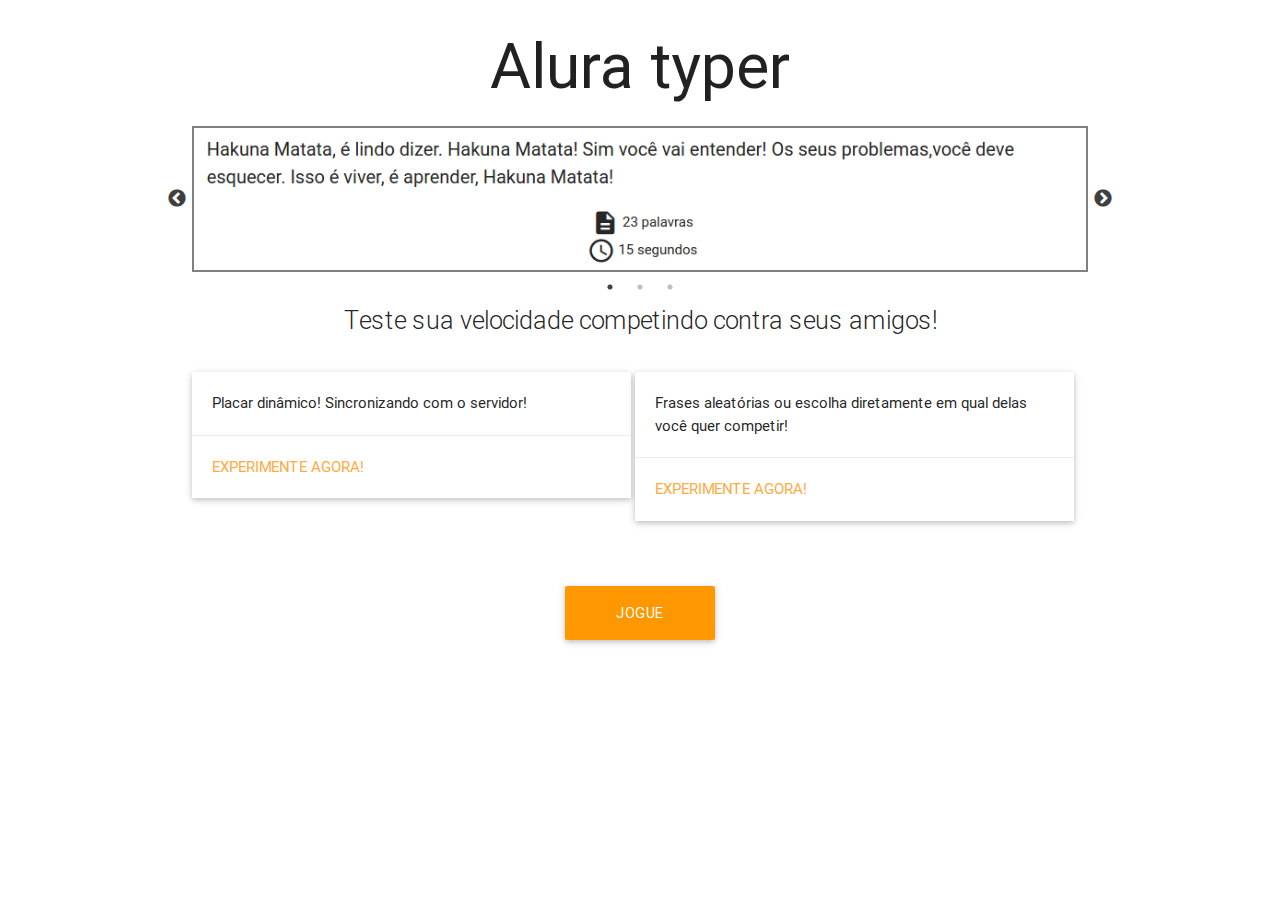
<file: jquery/public/index.html>
<!DOCTYPE html>
<html lang="en">
<head>
    <meta charset="UTF-8">
    <title>Alura Typer</title>
    <!--Import materialize.css-->
    <link rel="stylesheet" href="css/libs/materialize.min.css">
    <!-- Import Google Material Icons -->
    <link href="css/libs/google-fonts.css" rel="stylesheet">

    <link href="css/index.css" rel="stylesheet">

    <!--SLICK-->
    <link rel="stylesheet" type="text/css" href="js/slick/slick/slick.css"/>
    <link rel="stylesheet" type="text/css" href="js/slick/slick/slick-theme.css"/>
    <link rel="stylesheet" href="css/index.css">

</head>
<body>
    <section class="container">
        <h1 class="center titulo header">Alura typer</h1>
        <div class="slider">
          <img src="img/slide1.png" class="imagem-jogo">
          <img src="img/slide2.png" class="imagem-jogo">
          <img src="img/slide3.png" class="imagem-jogo">
      </div>
        <p class="flow-text center">Teste sua velocidade competindo contra seus amigos!</p>
        <div class="card">
           <div class="card-image">
             <!-- <img src="images/sample-1.jpg"> -->
           </div>
           <div class="card-content">
             <p>Placar dinâmico! Sincronizando com o servidor!</p>
           </div>
           <div class="card-action">
             <a href="principal.html">Experimente agora!</a>
           </div>
         </div>
         <div class="card">
           <div class="card-image">
             <!-- <img src="img/sl.jpg"> -->
           </div>
           <div class="card-content">
             <p>Frases aleatórias ou escolha diretamente em qual delas você quer competir!</p>
           </div>
           <div class="card-action">
             <a href="principal.html">Experimente agora!</a>
           </div>
         </div>

         <a class="waves-effect waves-light btn-large orange" id="botao-jogue" href="principal.html">Jogue agora!</a>

    </section>

    <script src="js/jquery.js"></script>
    <script src="js/slick/slick/slick.min.js"></script>
    <script src="js/slider.js"></script>


</body>
</html>
</file>
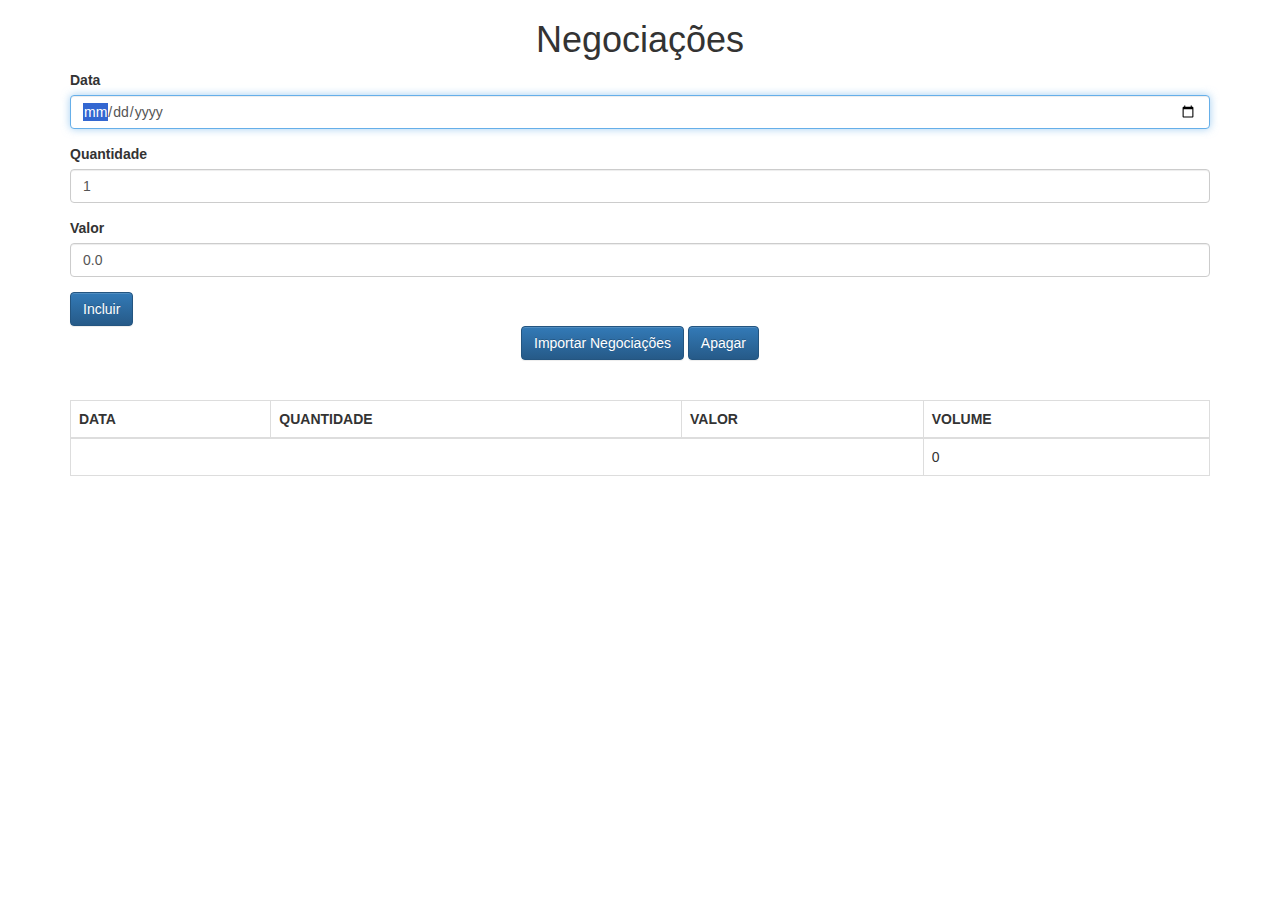
<file: javascript/projeto/aluraframe/client/index.html>
<!DOCTYPE html>
<html>
<head>
    <meta charset="UTF-8">
    <title>Negociações</title>
    <link rel="stylesheet" href="css/bootstrap.css">
    <link rel="stylesheet" href="css/bootstrap-theme.css">
    
</head>
<body class="container">
    
    <h1 class="text-center">Negociações</h1>
    
    <div id="mensagemView">
        <p></p>
    </div>

    <form class="form" onsubmit="negociacaoController.adiciona(event)">
        
        <div class="form-group">
            <label for="data">Data</label>
            <input type="date" id="data" class="form-control" required autofocus/>        
        </div>    
        
        <div class="form-group">
            <label for="quantidade">Quantidade</label>
            <input type="number" min="1" step="1" id="quantidade" class="form-control" value="1" required/>
        </div>
        
        <div class="form-group">
            <label for="valor">Valor</label>
            <input id="valor" type="number" class="form-control"  min="0.01" step="0.01" value="0.0" required />
        </div>
        
        <button class="btn btn-primary" type="submit">Incluir</button>
    </form>
    
    <div class="text-center">
        <button class="btn btn-primary text-center" type="button">
            Importar Negociações
        </button>
        <button class="btn btn-primary text-center" type="button">
            Apagar
        </button>
    </div> 
    <br>
    <br>
    <div id="negociacoesView"></div>
    
    <script src="js/jquery.js"></script>
    <script src="js/app/models/Negociacao.js"></script>
    <script src="js/app/controllers/NegociacaoController.js"></script>
    <script src="js/app/helpers/DateHelper.js"></script>
    <script src="js/app/models/ListaNegociacoes.js"></script>
    <script src="js/app/views/View.js"></script>
    <script src="js/app/views/NegociacoesView.js"></script>
    <script src="js/app/models/Mensagem.js"></script>
    <script src="js/app/views/MensagemView.js"></script>
    <script>
        let negociacaoController = new NegociacaoController();
    </script>
</body>
</html>
</file>
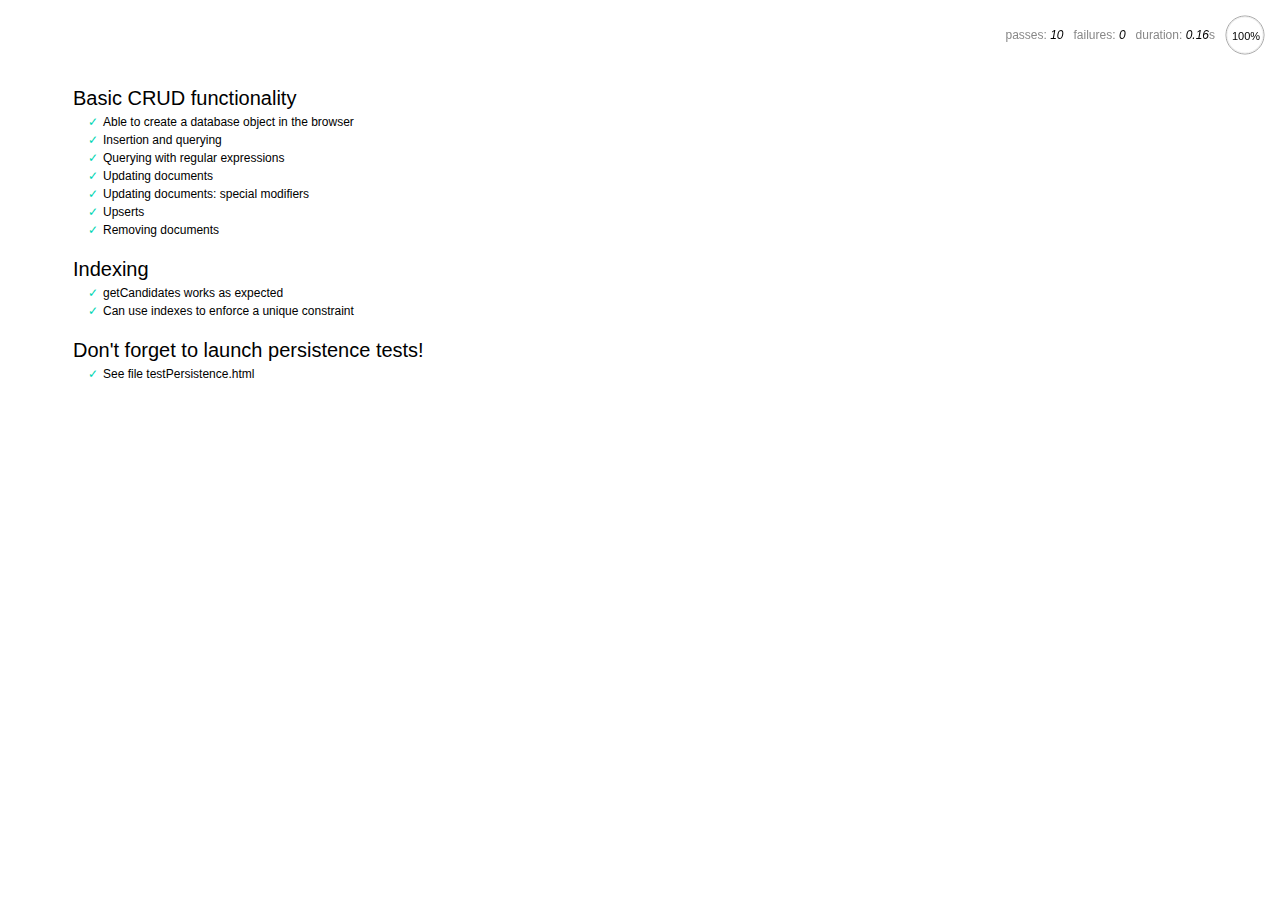
<file: jquery/servidor/node_modules/nedb/browser-version/test/index.html>
<!DOCTYPE html>
<html>
<head>
  <meta charset="utf-8">
  <title>Mocha tests for NeDB</title>
  <link rel="stylesheet" href="mocha.css">
</head>
<body>
  <div id="mocha"></div>
  <script src="jquery.min.js"></script>
  <script src="chai.js"></script>
  <script src="underscore.min.js"></script>
  <script src="mocha.js"></script>
  <script>mocha.setup('bdd')</script>
  <script src="../out/nedb.min.js"></script>
  <script src="localforage.js"></script>
  <script src="nedb-browser.js"></script>
  <script>
    mocha.checkLeaks();
    mocha.globals(['jQuery']);
    mocha.run();
  </script>
</body>
</html>
</file>
<file: html-css/css/style.css>
body {
	font-family: 'Montserrat', sans-serif;
}

header {
	background: #BBBBBB;
	padding: 20px 0;
}

.caixa {
	position: relative;
	width: 940px;
	margin: 0 auto;
}

nav {
	position: absolute;
	top: 110px;
	right: 0;
}

nav li {
	display: inline;
	margin: 0 0 0 15px;
}

nav a {
	text-transform: uppercase;
	color: #000000;
	font-weight: bold;
	font-size: 22px;
	text-decoration: none;
}

nav a:hover {
	color: #C78C19;
	text-decoration: underline;
}

.produtos {
	width: 940px;
	margin: 0 auto;
	padding: 50px 0;
}

.produtos li {
	display: inline-block;
	text-align: center;
	width: 30%;
	vertical-align: top;
	margin: 0 1.5%;
	padding: 30px 20px;
	box-sizing: border-box;
	border: 2px solid #000000;
	border-radius: 10px;
}

.produtos li:hover {
	border-color: #C78C19;
}

.produtos li:active {
	border-color: #088C19;	
}

.produtos li:hover h2 {
	font-size: 34px;
}

.produtos h2 {
	font-size: 30px;
	font-weight: bold;
}

.produto-descricao {
	font-size: 18px;
}

.produto-preco {
	font-size: 22px;
	font-weight: bold;
	margin-top: 10px;
}

footer {
	text-align: center;
	background: url("../images/bg.jpg");
	padding: 40px 0;
}

.copyright {
	color: #FFFFFF;
	font-size: 13px;
	margin: 20px 0 0;
}

main {
	
}

form {
	margin: 40px 0;
}

form label, form legend {
	display:block;
	font-size: 20px;
	margin: 0 0 10px;
}

.input-padrao {
	display: block;
	margin: 0 0 20px;
	padding: 10px 25px;
	width: 50%;
}

.checkbox {
	margin: 20px 0;
}

.enviar {
	width:40%;
	padding: 15px 0;
	background: orange;
	color: white;
	font-weight: bold;
	font-size: 18px;
	border: none;
	border-radius: 5px;
	transition: 1s all;
	cursor: pointer;
}

.enviar:hover {
	background: darkorange;
	transform: scale(1.2);
}

table {
	margin: 20px 0 40px;
}

thead {
	background: #555555;
	color: white;
	font-weight: bold;
}

td, th {
	border: 1px solid #000000;
	padding: 8px 15px;
}


/* css da página inicial */
.banner {
	width:100%;
}

.titulo-principal {
	text-align: center;
	font-size: 2em;
	margin: 0 0 1em;
	clear: left;
}

.principal {
	padding: 3em 0;
	background: #FEFEFE;
	width: 940px;
	margin: 0 auto;
}

.principal p {
	margin: 0 0 1em;
}

.principal strong {
	font-weight: bold;
}

.principal em {
	font-style: italic;
}

.utensilios {
	width: 120px;
	float: left;
	margin: 0 20px 20px 0;
}

.mapa {
	padding: 3em 0;
	background: linear-gradient(#FEFEFE, #888888);
}

.mapa-conteudo {
	width: 940px;
	margin: 0 auto;
}

.mapa p {
	margin: 0 0 2em;
	text-align: center;
}

.beneficios {
	padding: 3em 0;
	background: #888888;
}

.conteudo-beneficios {
	width: 640px;
	margin: 0 auto;
}

.lista-beneficios {
	width: 40%;
	display: inline-block;
	vertical-align: top;
}

.itens {
	line-height: 1.5;
}

.itens:first-child {
	font-weight: bold;
}

.imagem-beneficios {
	width: 60%;
}

.video {
	width: 560px;
	margin: 2em auto;
}

.imagem-beneficios {
    width: 60%;
    opacity: 1;
    transition: 400ms;
    box-shadow: 10px 10px 10px 0 #000000;
}

.imagem-beneficios:hover {
    opacity: 0.3;
}

@media screen and (max-width: 480px) {
    .caixa, .principal, .conteudo-beneficios, .mapa-conteudo, .video {
        width: auto;
    }

    h1 {
    text-align: center;
    }

    nav {
        position:static;
    }

    .lista-beneficios, imagem-beneficios {
        width: 100%
    }
}
</file>
<file: css-grid/curso-alura-css-grid-layout-1.2/assets/css/style.css>
.app {
    background: #f1f1f1;
    display: grid;  
    font-family: Arial, Helvetica, sans-serif;
    grid-template-areas: 
        "cabecalho"
        "conteudo"
        "."
        "rodape";
    grid-template-columns: auto;
    grid-template-rows: 50px 100vh  auto; 
    grid-template-rows: 50px auto auto;
}

.cabecalho {
    grid-area: cabecalho;
}
 
.conteudo {
    grid-area: conteudo;
    padding: 0 2rem;
}

.rodape {
    background: #fdfdfd;
    color: #333333;
    font-size: .8rem;
    grid-area: rodape;
    padding: 1rem;
    text-align: center;
}
</file>
<file: css-grid/curso-alura-css-grid-layout-1.2/assets/css/destaques.css>
.destaques {
    display: grid;
    grid-gap: .2rem;
    grid-template-columns: 25% 25% 25% 25%;
    grid-template-rows: 33.33% 33.33% 33.33%;
    height: calc(100vh - 50px);
}

.destaques__principal {
    background: url('../img/fortnite.jpg') center / cover no-repeat;
    grid-column: 1 / 4;
    grid-row: 1 / 3;
}

.destaques__secundario:nth-child(2) {
    background:url('../img/pubg.jpg') center / cover no-repeat; 
    grid-column: 4 / 5;
    grid-row: 1 / 2;
}

.destaques__secundario:nth-child(3) {
    background:url('../img/slack.png') center / cover no-repeat; 
    grid-column: 4 / 4;
    grid-row: 2 / 2;
}

.destaques__secundario:nth-child(4) {
    background:url('../img/whatsapp.png') center / cover no-repeat; 
    grid-column: 4 / 4;
    grid-row: 3 / 3;
}

.destaques__secundario:nth-child(5) {
    background:url('../img/cs-go.jpg') center / cover no-repeat; 
    grid-column: 3 / 3;
    grid-row: 3 / 3;
}

.destaques__categorias {
    grid-column: 1 / 3;
    grid-row: 3 / 4;
}

.destaques__categorias___lista {
    display: flex;
    flex-wrap: wrap;
    height: 100%;
    justify-content: space-between; 
}

.destaques__categorias___item {
    align-items: center;
    background: #fdfdfd;
    border-left: 5px solid transparent;
    color: #333333;
    display: flex;
    padding: 1rem;
    width: 50%;
}

.destaques__categorias___link {
    color: inherit;
}

.destaques__titulo {
    background: rgba(0, 0, 0, .5);
    color: #fdfdfd;
    padding: .6rem;
    text-align: center;
    width: 100%;
}

.caixa {
    align-items: flex-end;
    display: flex;
    justify-content: center;
}
</file>
<file: css-grid/curso-alura-css-grid-layout-1.2/assets/css/populares.css>
.populares {
    padding: 3rem 0;
}

.populares__card___imagem {
    grid-area: card-imagem;
    height: 100%;
    width: 100%;
}

.populares__card {
    background: #fdfdfd;
    display: grid;
    grid-template-areas: 
        "card-imagem"
        "card-corpo";
        grid-template-columns: 100%;
        grid-template-rows: 173px auto;
        margin-right: 1rem;
        width: calc(20% - 1rem);
}

.populares__card___corpo {
    display: grid;
    grid-area: card-corpo;
    grid-row-gap: .5rem;
    grid-template-areas: 
        "card-cabecalho"
        "card-conteudo";
    grid-template-rows: 50px auto;
    padding: .75rem;
}

.populares__conteudo {
    display: flex;
    flex-wrap: wrap;
    grid-area: conteudo;
    padding: 1rem 0rem;
}

.populares__card___titulo {
    color: #333333;
    font-size: 1.5rem;
}

.populares__card___data {
    color: #808080;
    font-size: .9rem;
}

.populares__card___descricao {
    color: #333333;
    line-height: 1.5;
    margin: 1rem 0;
    text-align: justify;
}

.populares__titulo {
    font-weight: 500;
}

.populares__cabecalho {
    border-bottom: 1px solid #dcdcdc;
    display: flex;
    justify-content: space-between;
}

.populares__botao {
    background: transparent;
    border: none;
    color: #333333;
}

.populares__card:last-child { 
    margin-right: 0;
}

.populares {
    padding:  3rem 0;
}
</file>
<file: css-grid/curso-alura-css-grid-layout-1.2/assets/css/menu.css>
.cabecalho {
    align-items: center;
    display: flex;
    grid-area: cabecalho;
    padding: 0 2rem;
}

.menu__link {
    color: #333333;
    padding: .5rem 1rem;
}

.menu__link:hover, .menu__link.ativo {
    border-bottom: 2px solid #0073e6;
}
</file>
<file: css-grid/curso-alura-css-grid-layout-1.2/assets/css/responsivo.css>
@media screen and (min-width: 0) {
    .destaques__secundario:nth-child(2) {
        display: none;
        grid-column: none;
        grid-row: none;
    }

    .destaques__secundario:nth-child(3) {
        display: none;
        grid-column: none;
        grid-row: none;
    }

    .destaques__secundario:nth-child(4) {
        display: none;
        grid-column: none;
        grid-row: none;
    }

    .destaques__secundario:nth-child(5) {
        display: none;
        grid-column: none;
        grid-row: none;
    }

    .destaques__principal {
        grid-column: 1/5;
        grid-row: 1/3;
    }

    .destaques__secundario:nth-child(2) {
        display: none;
        grid-column: none;
        grid-row: none;
    }

    .destaques__principal {
        background: url('../img/fortnite.jpg') center / cover no-repeat;
        grid-row: 1 / 3;
    }
    
    .destaques__secundario:nth-child(2) {
        background: url('../img/pubg.jpg') center / cover no-repeat;
    }
    
    .destaques__secundario:nth-child(3) {
        background: url('../img/slack.png') center / cover no-repeat;
    }
    
    .destaques__secundario:nth-child(4) {
        background: url('../img/whatsapp.png') center / cover no-repeat;
    }
    
    .destaques__secundario:nth-child(5) {
        background: url('../img/cs-go.jpg') center / cover no-repeat;
    }

    .destaques__secundario:nth-child(5) {
        display: flex;
        grid-column: 3 / 3;
        grid-row: 3 / 3;
    }

    .destaques__categorias {
        grid-column: 1 / 3;
    }

    .destaques__principal, .destaques__categorias {
        grid-column: 1 / 5;
    }

    .populares__conteudo {
        flex-direction: column;
    }

    .populares__card { 
        grid-template-rows: 150px auto;
        margin-bottom: 3rem;
        margin-right: 0;
        width: 100%
    }
}

@media screen and (min-width: 768px) {
    .destaques__principal {
        grid-column: 1 / 4;
    }

    .destaques__secundario:nth-child(2) {
        display: flex;
        grid-column: 4 / 4;
        grid-row: 1 / 1;
    }

    .destaques__secundario:nth-child(3) {
        display: flex;
        grid-column: 4 / 4;
        grid-row: 2 / 2;
    }

    .destaques__secundario:nth-child(4) {
        display: flex;
        grid-column: 4 / 4;
        grid-row: 3 / 3;
    }

    .destaques__secundario:nth-child(5) {
        display: flex;
        grid-column: 3 / 3;
        grid-row: 3 / 3;
    }

    .destaques__categorias {
        grid-column: 1 / 3;
    }

    .populares__conteudo {
        flex-direction: row;
    }

     .populares__card {
        grid-template-rows: 173px auto;
        margin-bottom: 3rem;
        margin-right: 1rem;
        width: calc(50% - 1rem);
    }


}

@media screen and (min-width: 992px) {
    .populares__card {
        margin-right: 3rem;
        width: calc(33.33% - 1rem);
    }
}

@media screen and (min-width: 1200px) {
    .populares__card {
        margin-right: 0;
        width: calc(20% - 1rem);
    }
}
</file>
<file: flex-box/Projeto Inicial/css/style.css>
body {
	background-color: #F2F5F7;
	font-family: 'Open Sans',Arial,sans-serif;
}

.container {
	width: 94%;
	margin: 0 auto;
}

.cabecalhoPrincipal {
	background-color: #FFF;
	padding: 20px 0;
}

.cabecalhoPrincipal-titulo {
	font-weight: bold;
	font-size: 2em;
	margin-bottom: 20px;
}

.cabecalhoPrincipal-titulo a {
	text-decoration: none;
	color: inherit;
}

.cabecalhoPrincipal-nav-link {
	padding: 10px;
	margin-bottom: 10px;
	color: #9799A6;
	background-color: #FFF;
	text-decoration: none;
	transition: .5s;
	display: block;

	border-bottom: 1px solid #9799A6;
}

.conteudoPrincipal {
	margin-top: 20px;
	margin-bottom: 20px;
}

.subtitulo {
	font-weight: bold;
	font-size: 32px;
	margin-bottom: 10px;
	text-align: center;
}

.conteudoPrincipal-cursos-link {
	height: 100px;
	background-color: #FFF;
	text-align: center;
	margin: 1%;
	transition: .3s;
	box-shadow: 2px 2px 2px #CCC;
	position: relative;
}

.conteudoPrincipal-cursos-link a {
	text-decoration: none;
	color: #000;
	font-weight: bold;
	display: block;
	width: 100%;
	height: 100%;
	position: absolute;
	top: 0;
	left: 0;
}

.conteudoPrincipal-cursos-link:hover {
	box-shadow: 4px 4px 4px #CCC;
}

.conteudoPrincipal-cursos-link a:before {
	content: '';
	display: block;
	width: 50px;
	height: 50px;
	margin: 10px auto;
}

.conteudoPrincipal-cursos-link:nth-child(even) a:before {
	background: url(../img/background1.svg) no-repeat;	
}

.conteudoPrincipal-cursos-link:nth-child(odd) a:before {
	background: url(../img/background2.svg) no-repeat;
}


.rodapePrincipal {
	background-color: #324C64;
	padding-top: 20px;
}

.rodapePrincipal .subtitulo {
	color: #FFF;
}

.rodapePrincipal-navMap-link {
	text-decoration: none;
	color: #FFF;
	margin-top: 10px;
}

.rodapePrincipal-navMap-link {
	font-size: .9em;
}

.navmap-list-title {
	font-weight: 700;
	font-size: 1.3em;
	margin: .9em 0;
	padding-left: .3em;
	padding-top: .2em;
	padding-bottom: .2em;
}

.navmap-list-title + .rodapePrincipal-navMap-link {
	margin-top: 0;
}

.navmap-list-title-bancoDeDados { color: #EC6E5A; border-left: 4px solid #EC6E5A; }
.navmap-list-title-framework { color: #AD85BF; border-left: 4px solid #AD85BF; }
.navmap-list-title-frontend { color: #5EC6F3; border-left: 4px solid #5EC6F3; }
.navmap-list-title-backend { color: #25D285; border-left: 4px solid #25D285; }

.rodapePrincipal-patrocinadores {
	margin-top: 30px;
	background: #F2F5F7;
	padding: 20px 0;
}

.rodapePrincipal-contatoForm {
	margin-top: 20px;
	text-align: center;
}

.rodapePrincipal-contatoForm label[for=email-contato] {
	font-weight: bold;
	font-size: 14px;
	color: #000;
	margin-bottom: 5px;
	display: block;
}

.rodapePrincipal-contatoForm-emailInput {
	border-top-left-radius: 5px;
	border-bottom-left-radius: 5px;
	padding: 10px;
}

.rodapePrincipal-contatoForm-submit {
	border-top-right-radius: 5px;
	border-bottom-right-radius: 5px;
	background-color: #4DBA7A;
	color: #FFF;
	cursor: pointer;
	
}

.rodapePrincipal-contatoForm-submit,
.rodapePrincipal-contatoForm-emailInput {
	outline: 0;
	border: 1px solid #4DBA7A;
	box-sizing: border-box;
	font-size: 16px;
}

.videoSobre {
	background-color: #5E9EDC;
	padding: 25px 0;

}

.videoSobre-video {
	max-width: 100%;
}

.videoSobre .container {
	color: #FFF;
}

.videoSobre-sobre-title {
	font-size: 1.2em;
	font-weight: bolder;
}

.videoSobre-sobre {
	font-size: 1.3em;
	line-height: 2;
}

.videoSobre-button {
	border-radius: 8px;
	background-color: #ec6e5a;
	display: block;
	color: #FFF;
	border: none;
	height: 50px;
	font-size: .8em;
	outline: none;
}

.rodapePrincipal-contatoForm-legend {
	margin-bottom: 10px;
}

@media(min-width: 769px) {

	.container {
		width: 85%;	
	}

	.subtitulo {
		text-align: left;
	}

	.cabecalhoPrincipal-nav-link {
		border-radius: 5px;
		border: 1px solid #9799A6;
	}

	.cabecalhoPrincipal-nav-link:hover {
		color: #FFF;
		background-color: #9799A6;
	}

	.cabecalhoPrincipal-titulo {
		margin: 0;
	}

	.cabecalhoPrincipal-nav {
		width: auto;
	}

	.cabecalhoPrincipal-nav-link {
		width: auto;
		margin: 0 0 0 10px;
	}

	.rodapePrincipal-contatoForm {
		margin-top: 0;
		text-align: left;
	}

	.conteudoPrincipal-cursos-link:nth-child(3n) {
		margin-right: 0;
	}

	.conteudoPrincipal-cursos-link:nth-child(3n+1) {
		margin-left: 0;
	}

}

@media(min-width: 1000px) {
	.conteudoPrincipal-cursos-link {
		margin: 1.333%;
	}

	.conteudoPrincipal-cursos-link:nth-child(3n) {
		margin-right: 1.33%;
	}

	.conteudoPrincipal-cursos-link:nth-child(3n+1) {
		margin-left: 1.333%;
	}

	.conteudoPrincipal-cursos-link:nth-child(4n) {
		margin-right: 0;
	}

	.conteudoPrincipal-cursos-link:nth-child(4n+1) {
		margin-left: 0;
	}

	.videoSobre-sobre {
		margin-left: 1.5em;
	}

}
</file>
<file: flex-box/Projeto Inicial/css/flexbox.css>
.cabecalhoPrincipal .container {
    display: flex;
    align-items: center;
    justify-content: space-between;
}

.cabecalhoPrincipal-nav {
    display: flex;
}

.rodapePrincipal-patrocinadores .container {
    display: flex;
    justify-content: space-between;

}

.rodapePrincipal-patrocinadores-list {
    display: flex;
    align-items: center;
    justify-content: space-around;
    width: 70%;
    margin-right: 5% ;
}

.rodapePrincipal-contatoForm-fieldset {
    display: flex;
}

.rodapePrincipal-navMap-list {
    display: flex;
    /*flex-direction: column;
    flex-wrap: wrap;*/
    flex-flow: column wrap;
    height: 250px;
}

.conteudoPrincipal-cursos {
    display: flex;
    flex-wrap: wrap;
}

.conteudoPrincipal-cursos-link {
    width: 23%;
    margin-bottom: 1%;
}

.conteudoPrincipal-cursos-link:nth-child(4n) {
    margin-right: 0;
}

.conteudoPrincipal-cursos-link:nth-child(4n+1) {
    margin-left: 0;
}

.videoSobre .container {
    display: flex;
}

.videoSobre-sobre {
    text-align: center;
    display: flex;
    flex-direction: column;
    flex-grow: 1;
}

.videoSobre-sobre-list {
    flex-grow: 1;
}

.videoSobre-video {
    flex-grow: 1;
}

/*Parte Mobile*/

@media(max-width: 768px) {
    .cabecalhoPrincipal .container {
        display: flex;
        flex-direction: column;
        align-items:initial;
        text-align: center;
    }

    .cabecalhoPrincipal-nav {
        display: flex;
        flex-direction: column;
    }

    .conteudoPrincipal-cursos-link {
        width: 100%;
    }

    .rodapePrincipal-navMap-list {
        width: auto;
        height: auto;
    }

    .rodapePrincipal-patrocinadores .container {
        display: flex;
        align-items: center;
        flex-direction: column;
        text-align: center;
    }

    .rodapePrincipal-patrocinadores-list {
        margin: 0;
        width: 100%;
    }

    .rodapePrincipal-contatoForm {
        width: 100%;
    }

    .rodapePrincipal-contatoForm-fieldset {
        justify-content:center
    }

    .cabecalhoPrincipal-nav-link-app {
        order:-1;
    }

    .videoSobre .container {
        flex-direction: column;
    }

    .videoSobre-video {
        display: flex;
        flex-grow: 1;
        flex-shrink: 2; 
        
    }

    .videoSobre-video {
        margin: 0 auto;
    }
}
</file>
<file: jquery/public/css/libs/google-fonts.css>
/* fallback */
@font-face {
  font-family: 'Material Icons';
  font-style: normal;
  font-weight: 400;
  src: local('../../fonts/Material Icons'), local('../../fonts/MaterialIcons-Regular'), url(https://fonts.gstatic.com/s/materialicons/v17/2fcrYFNaTjcS6g4U3t-Y5ZjZjT5FdEJ140U2DJYC3mY.woff2) format('woff2');
}

.material-icons {
  font-family: 'Material Icons';
  font-weight: normal;
  font-style: normal;
  font-size: 24px;
  line-height: 1;
  letter-spacing: normal;
  text-transform: none;
  display: inline-block;
  white-space: nowrap;
  word-wrap: normal;
  direction: ltr;
  -webkit-font-feature-settings: 'liga';
  -webkit-font-smoothing: antialiased;
}
</file>
<file: jquery/servidor/node_modules/nedb/browser-version/test/mocha.css>
@charset "UTF-8";
body {
  font: 20px/1.5 "Helvetica Neue", Helvetica, Arial, sans-serif;
  padding: 60px 50px;
}

#mocha ul, #mocha li {
  margin: 0;
  padding: 0;
}

#mocha ul {
  list-style: none;
}

#mocha h1, #mocha h2 {
  margin: 0;
}

#mocha h1 {
  margin-top: 15px;
  font-size: 1em;
  font-weight: 200;
}

#mocha h1 a {
  text-decoration: none;
  color: inherit;
}

#mocha h1 a:hover {
  text-decoration: underline;
}

#mocha .suite .suite h1 {
  margin-top: 0;
  font-size: .8em;
}

#mocha h2 {
  font-size: 12px;
  font-weight: normal;
  cursor: pointer;
}

#mocha .suite {
  margin-left: 15px;
}

#mocha .test {
  margin-left: 15px;
}

#mocha .test:hover h2::after {
  position: relative;
  top: 0;
  right: -10px;
  content: '(view source)';
  font-size: 12px;
  font-family: arial;
  color: #888;
}

#mocha .test.pending:hover h2::after {
  content: '(pending)';
  font-family: arial;
}

#mocha .test.pass.medium .duration {
  background: #C09853;
}

#mocha .test.pass.slow .duration {
  background: #B94A48;
}

#mocha .test.pass::before {
  content: '✓';
  font-size: 12px;
  display: block;
  float: left;
  margin-right: 5px;
  color: #00d6b2;
}

#mocha .test.pass .duration {
  font-size: 9px;
  margin-left: 5px;
  padding: 2px 5px;
  color: white;
  -webkit-box-shadow: inset 0 1px 1px rgba(0,0,0,.2);
  -moz-box-shadow: inset 0 1px 1px rgba(0,0,0,.2);
  box-shadow: inset 0 1px 1px rgba(0,0,0,.2);
  -webkit-border-radius: 5px;
  -moz-border-radius: 5px;
  -ms-border-radius: 5px;
  -o-border-radius: 5px;
  border-radius: 5px;
}

#mocha .test.pass.fast .duration {
  display: none;
}

#mocha .test.pending {
  color: #0b97c4;
}

#mocha .test.pending::before {
  content: '◦';
  color: #0b97c4;
}

#mocha .test.fail {
  color: #c00;
}

#mocha .test.fail pre {
  color: black;
}

#mocha .test.fail::before {
  content: '✖';
  font-size: 12px;
  display: block;
  float: left;
  margin-right: 5px;
  color: #c00;
}

#mocha .test pre.error {
  color: #c00;
}

#mocha .test pre {
  display: inline-block;
  font: 12px/1.5 monaco, monospace;
  margin: 5px;
  padding: 15px;
  border: 1px solid #eee;
  border-bottom-color: #ddd;
  -webkit-border-radius: 3px;
  -webkit-box-shadow: 0 1px 3px #eee;
}

#report.pass .test.fail {
  display: none;
}

#report.fail .test.pass {
  display: none;
}

#error {
  color: #c00;
  font-size: 1.5  em;
  font-weight: 100;
  letter-spacing: 1px;
}

#stats {
  position: fixed;
  top: 15px;
  right: 10px;
  font-size: 12px;
  margin: 0;
  color: #888;
}

#stats .progress {
  float: right;
  padding-top: 0;
}

#stats em {
  color: black;
}

#stats a {
  text-decoration: none;
  color: inherit;
}

#stats a:hover {
  border-bottom: 1px solid #eee;
}

#stats li {
  display: inline-block;
  margin: 0 5px;
  list-style: none;
  padding-top: 11px;
}

code .comment { color: #ddd }
code .init { color: #2F6FAD }
code .string { color: #5890AD }
code .keyword { color: #8A6343 }
code .number { color: #2F6FAD }
</file>
<file: jquery/public/css/index.css>
.card{
	width: 49%;
	display: inline-block;
	vertical-align: top;
}

.slider {
    height: auto;
}

.slick-prev:before, .slick-next:before{
    color: black;
}

#botao-jogue{
	width: 150px;
	display: block;
	margin: 50px auto;
}

.imagem-jogo {
	border: 2px solid gray;
}
</file>
